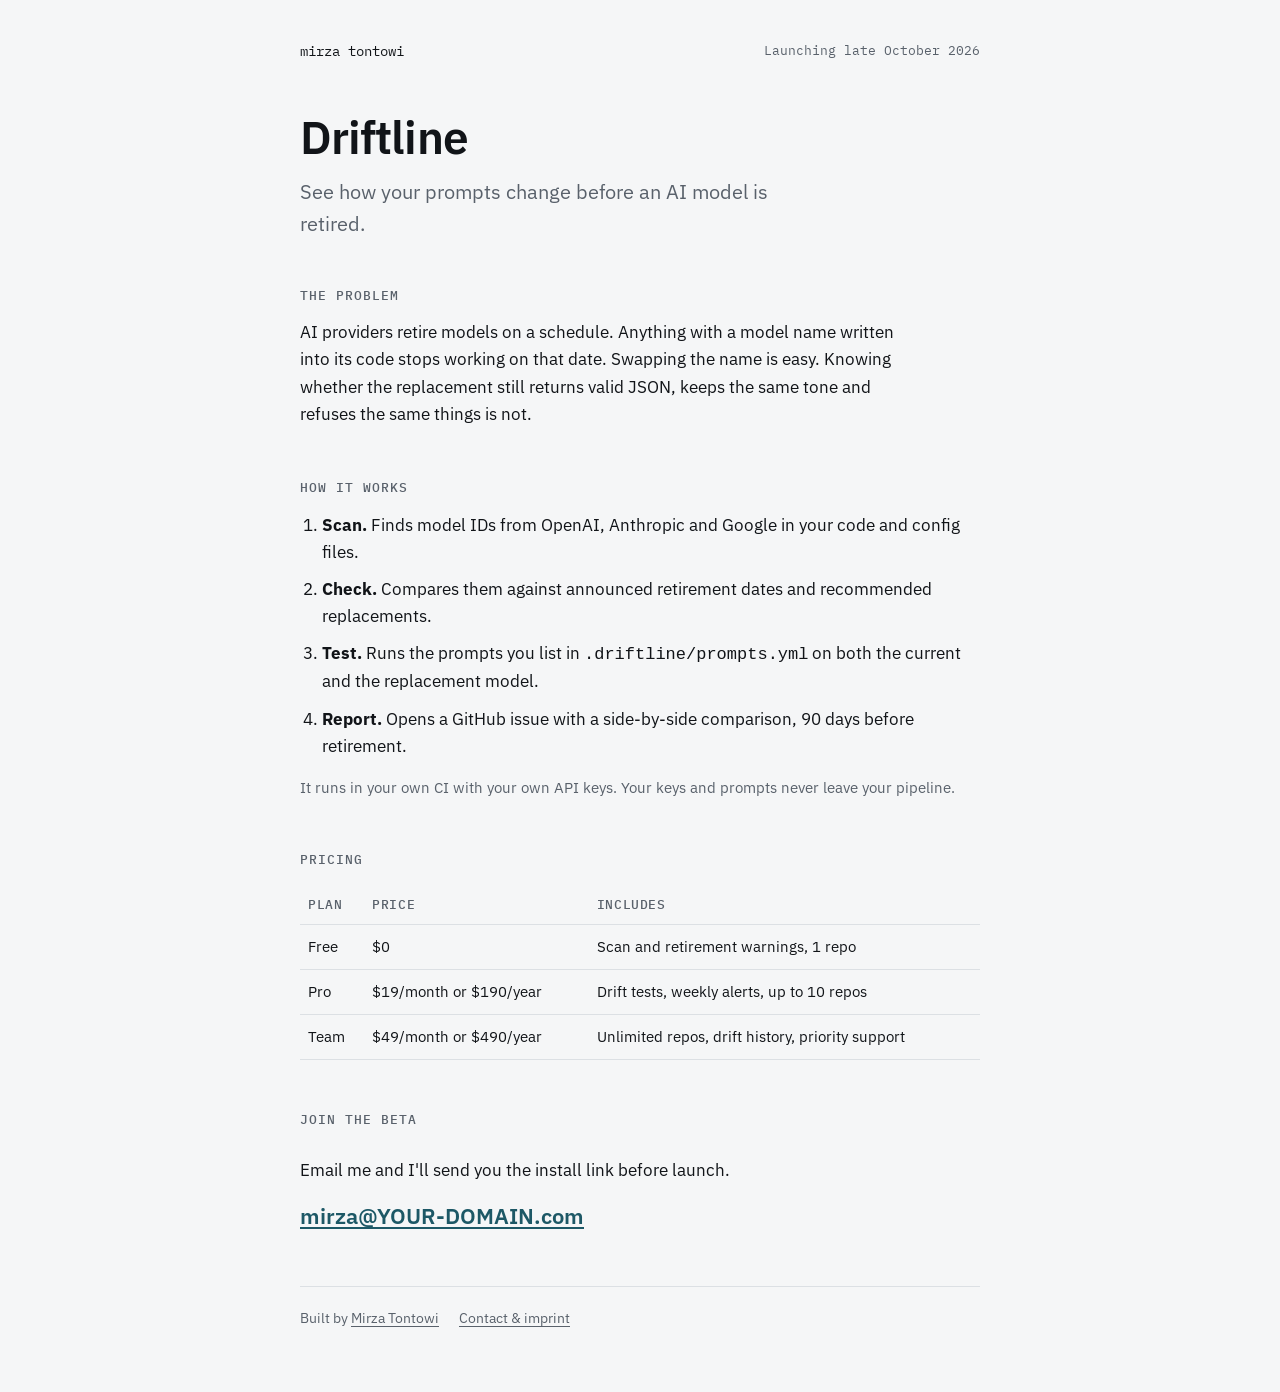
<file: driftline/index.html>
<!doctype html>
<html lang="en">
<head>
<meta charset="utf-8">
<meta name="viewport" content="width=device-width, initial-scale=1">
<link rel="preconnect" href="https://fonts.googleapis.com">
<link rel="preconnect" href="https://fonts.gstatic.com" crossorigin>
<link rel="stylesheet" href="https://fonts.googleapis.com/css2?family=IBM+Plex+Mono:wght@400;500;600&family=IBM+Plex+Sans:wght@400;600&display=swap">
<title>Driftline</title>
<meta name="description" content="Driftline is a GitHub Action that runs your prompts on the replacement model before an AI model is retired, and shows what changed.">
<link rel="icon" href="../assets/favicon.svg" type="image/svg+xml">
<link rel="stylesheet" href="../assets/style.css">
</head>
<body>
<div class="wrap">
  <div class="top">
    <a class="home" href="../">mirza tontowi</a>
    <span class="meta" style="font-family:var(--f-mono);font-size:13px;color:var(--muted)">Launching late October 2026</span>
  </div>
  <header style="margin-bottom:48px">
    <h1>Driftline</h1>
    <p class="lead" style="max-width:40ch">See how your prompts change before an AI model is retired.</p>
  </header>
  <section>
    <h2>The problem</h2>
    <div class="prose">
      <p>AI providers retire models on a schedule. Anything with a model name written into its code stops working on that date. Swapping the name is easy. Knowing whether the replacement still returns valid JSON, keeps the same tone and refuses the same things is not.</p>
    </div>
  </section>
  <section>
    <h2>How it works</h2>
    <ol class="steps">
      <li><strong>Scan.</strong> Finds model IDs from OpenAI, Anthropic and Google in your code and config files.</li>
      <li><strong>Check.</strong> Compares them against announced retirement dates and recommended replacements.</li>
      <li><strong>Test.</strong> Runs the prompts you list in <code>.driftline/prompts.yml</code> on both the current and the replacement model.</li>
      <li><strong>Report.</strong> Opens a GitHub issue with a side-by-side comparison, 90 days before retirement.</li>
    </ol>
    <p class="note" style="margin-top:16px">It runs in your own CI with your own API keys. Your keys and prompts never leave your pipeline.</p>
  </section>
  <section>
    <h2>Pricing</h2>
    <div class="tablewrap">
      <table>
        <thead><tr><th>Plan</th><th>Price</th><th>Includes</th></tr></thead>
        <tbody>
          <tr><td>Free</td><td>$0</td><td>Scan and retirement warnings, 1 repo</td></tr>
          <tr><td>Pro</td><td>$19/month or $190/year</td><td>Drift tests, weekly alerts, up to 10 repos</td></tr>
          <tr><td>Team</td><td>$49/month or $490/year</td><td>Unlimited repos, drift history, priority support</td></tr>
        </tbody>
      </table>
    </div>
  </section>
  <section class="contact">
    <h2>Join the beta</h2>
    <p>Email me and I'll send you the install link before launch.</p>
    <a class="email" data-email href="#">mirza@YOUR-DOMAIN.com</a>
  </section>
  <footer><span>Built by <a href="../">Mirza Tontowi</a></span><a href="../impressum.html">Contact &amp; imprint</a></footer>
</div>
<script src="../assets/site.js"></script>
</body>
</html>
</file>
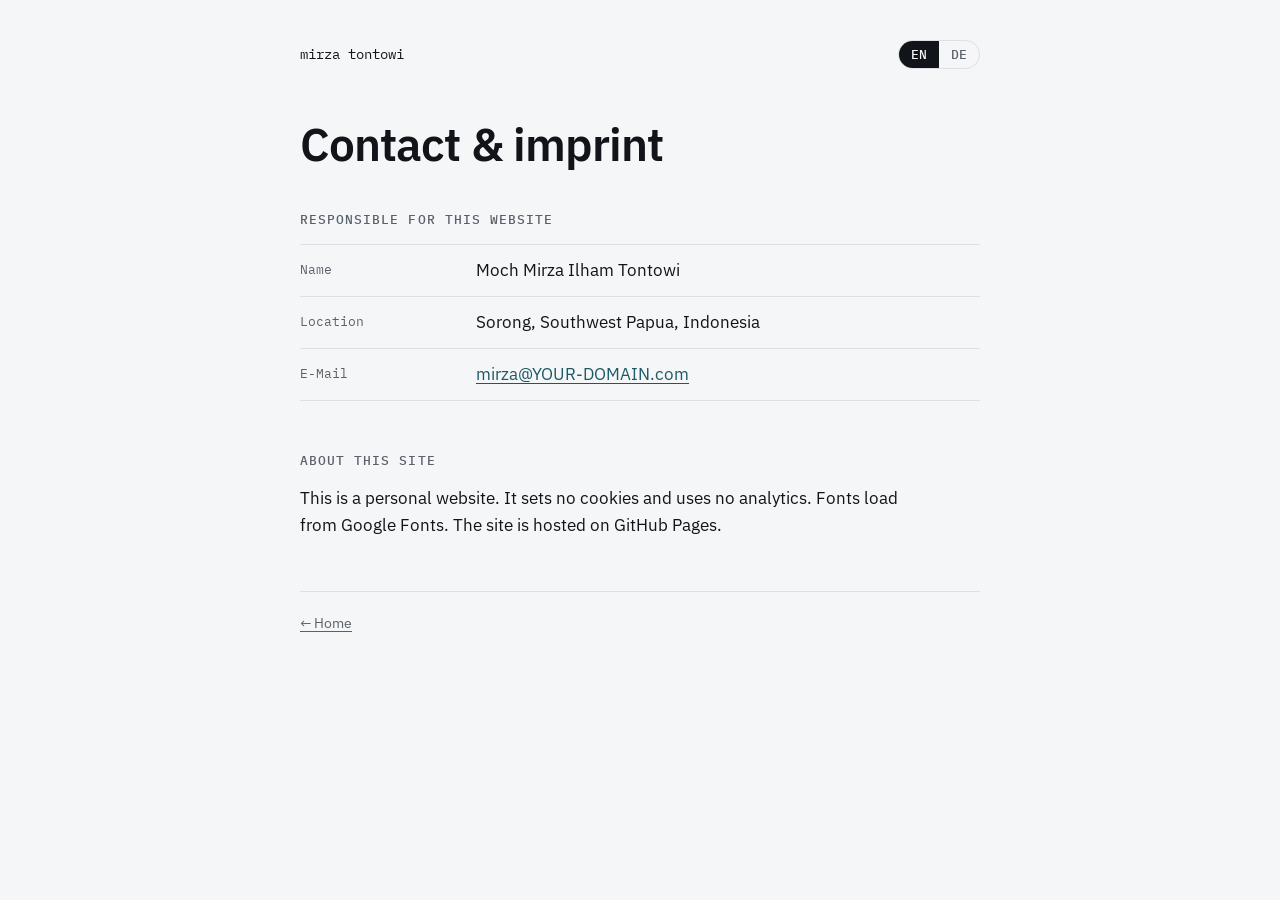
<file: impressum.html>
<!doctype html>
<html lang="en">
<head>
<meta charset="utf-8">
<meta name="viewport" content="width=device-width, initial-scale=1">
<link rel="preconnect" href="https://fonts.googleapis.com">
<link rel="preconnect" href="https://fonts.gstatic.com" crossorigin>
<link rel="stylesheet" href="https://fonts.googleapis.com/css2?family=IBM+Plex+Mono:wght@400;500;600&family=IBM+Plex+Sans:wght@400;600&display=swap">
<title>Contact &amp; Imprint · Mirza Tontowi</title>
<link rel="icon" href="assets/favicon.svg" type="image/svg+xml">
<link rel="stylesheet" href="assets/style.css">
<meta name="robots" content="noindex">
</head>
<body>
<div class="wrap">
  <div class="top">
    <a class="home" href="./">mirza tontowi</a>
    <div class="lang" role="group" aria-label="Language / Sprache">
      <button type="button" data-set="en" aria-pressed="true">EN</button>
      <button type="button" data-set="de" aria-pressed="false">DE</button>
    </div>
  </div>
  <header style="margin-bottom:40px">
    <h1 data-lang="en">Contact &amp; imprint</h1>
    <h1 data-lang="de">Kontakt &amp; Impressum</h1>
  </header>
  <section>
    <h2 data-lang="en">Responsible for this website</h2>
    <h2 data-lang="de">Verantwortlich für diese Website</h2>
    <ul class="facts">
      <li><span class="k">Name</span><span>Moch Mirza Ilham Tontowi</span></li>
      <li><span class="k" data-lang="en">Location</span><span class="k" data-lang="de">Ort</span><span data-lang="en">Sorong, Southwest Papua, Indonesia</span><span data-lang="de">Sorong, Südwest-Papua, Indonesien</span></li>
      <li><span class="k">E-Mail</span><a data-email href="#">mirza@YOUR-DOMAIN.com</a></li>
    </ul>
  </section>
  <section>
    <h2 data-lang="en">About this site</h2>
    <h2 data-lang="de">Zu dieser Website</h2>
    <div class="prose" data-lang="en"><p>This is a personal website. It sets no cookies and uses no analytics. Fonts load from Google Fonts. The site is hosted on GitHub Pages.</p></div>
    <div class="prose" data-lang="de"><p>Dies ist eine private Website. Sie setzt keine Cookies und verwendet keine Analysewerkzeuge. Schriften werden von Google Fonts geladen. Die Website wird über GitHub Pages bereitgestellt.</p></div>
  </section>
  <footer><a href="./">← <span data-lang="en">Home</span><span data-lang="de">Startseite</span></a></footer>
</div>
<script src="assets/site.js"></script>
</body>
</html>
</file>
<file: assets/style.css>
/* Layout: a single reading column, like a well-set CV. Name and one-line thesis first, then work, background, contact. */
:root{
  --bg:#F5F6F7; --surface:#FFFFFF; --ink:#111418; --muted:#59616B; --line:#DCE0E4;
  --accent:#1D5866; --accent-soft:#E2EEF0;
  --f-sans:"IBM Plex Sans", "Helvetica Neue", Arial, sans-serif;
  --f-mono:"IBM Plex Mono", ui-monospace, Menlo, monospace;
}
@media (prefers-color-scheme: dark){:root{
  --bg:#0F1214; --surface:#171B1E; --ink:#E6E9EB; --muted:#9AA3AB; --line:#2A3136;
  --accent:#6CC0CF; --accent-soft:#16292D; color-scheme:dark}}
*{box-sizing:border-box}
html{-webkit-text-size-adjust:100%}
body{margin:0;background:var(--bg);color:var(--ink);font-family:var(--f-sans);font-size:17px;line-height:1.6}
.wrap{max-width:720px;margin:0 auto;padding-inline:20px;padding-block:40px 64px}
a{color:var(--accent);text-underline-offset:3px}
a:hover{text-decoration-thickness:2px}
:focus-visible{outline:2px solid var(--accent);outline-offset:3px;border-radius:2px}
h1,h2,h3{line-height:1.2;text-wrap:balance;margin:0}
h1{font-size:clamp(32px,6vw,46px);font-weight:600;letter-spacing:-.02em}
h2{font-family:var(--f-mono);font-size:13px;font-weight:500;letter-spacing:.08em;text-transform:uppercase;color:var(--muted);margin-bottom:16px}
h3{font-size:19px;font-weight:600}
p{margin:0}
.top{display:flex;justify-content:space-between;align-items:center;gap:12px;margin-bottom:48px}
.home{font-family:var(--f-mono);font-size:14px;color:var(--ink);text-decoration:none}
.lang{display:flex;border:1px solid var(--line);border-radius:999px;overflow:hidden}
.lang button{font:500 13px var(--f-mono);border:0;background:transparent;color:var(--muted);padding:5px 12px;cursor:pointer}
.lang button[aria-pressed="true"]{background:var(--ink);color:var(--bg)}
.hero{display:grid;grid-template-columns:auto minmax(0,1fr);gap:24px;align-items:center;margin-bottom:56px}
@media (max-width:520px){.hero{grid-template-columns:minmax(0,1fr)}}
.portrait{width:112px;height:112px;border-radius:50%;background:var(--accent-soft);color:var(--accent);display:grid;place-items:center;font:600 34px var(--f-mono);overflow:hidden;position:relative}
.portrait img{position:absolute;inset:0;width:100%;height:100%;object-fit:cover}
.lead{font-size:20px;color:var(--muted);margin-top:10px;max-width:34ch}
section{margin-bottom:52px}
.prose{display:grid;gap:14px;max-width:62ch}
.cards{display:grid;gap:14px}
.card{background:var(--surface);border:1px solid var(--line);border-radius:12px;padding:20px 22px;display:grid;gap:8px}
.card .meta{font-family:var(--f-mono);font-size:12.5px;color:var(--muted);letter-spacing:.03em}
.card p{color:var(--ink)}
.facts{list-style:none;margin:0;padding:0;display:grid;gap:0;border-top:1px solid var(--line)}
.facts li{display:grid;grid-template-columns:160px minmax(0,1fr);gap:16px;padding-block:12px;border-bottom:1px solid var(--line)}
@media (max-width:520px){.facts li{grid-template-columns:minmax(0,1fr);gap:2px}}
.facts .k{font-family:var(--f-mono);font-size:13px;color:var(--muted);padding-top:3px}
.contact{display:grid;gap:14px}
.email{font-size:22px;font-weight:600;word-break:break-all}
.note{font-size:15px;color:var(--muted)}
footer{border-top:1px solid var(--line);padding-top:20px;font-size:14px;color:var(--muted);display:flex;flex-wrap:wrap;gap:8px 20px}
footer a{color:var(--muted)}
ol.steps{margin:0;padding-left:22px;display:grid;gap:10px}
table{width:100%;border-collapse:collapse;font-size:15px}
th,td{text-align:left;padding:10px 8px;border-bottom:1px solid var(--line);vertical-align:top}
th{font-family:var(--f-mono);font-size:12.5px;font-weight:500;color:var(--muted);text-transform:uppercase;letter-spacing:.05em}
.tablewrap{overflow-x:auto}
html[lang="de"] [data-lang="en"],html[lang="en"] [data-lang="de"]{display:none!important}
@media (prefers-reduced-motion: reduce){*{transition:none!important}}
</file>
